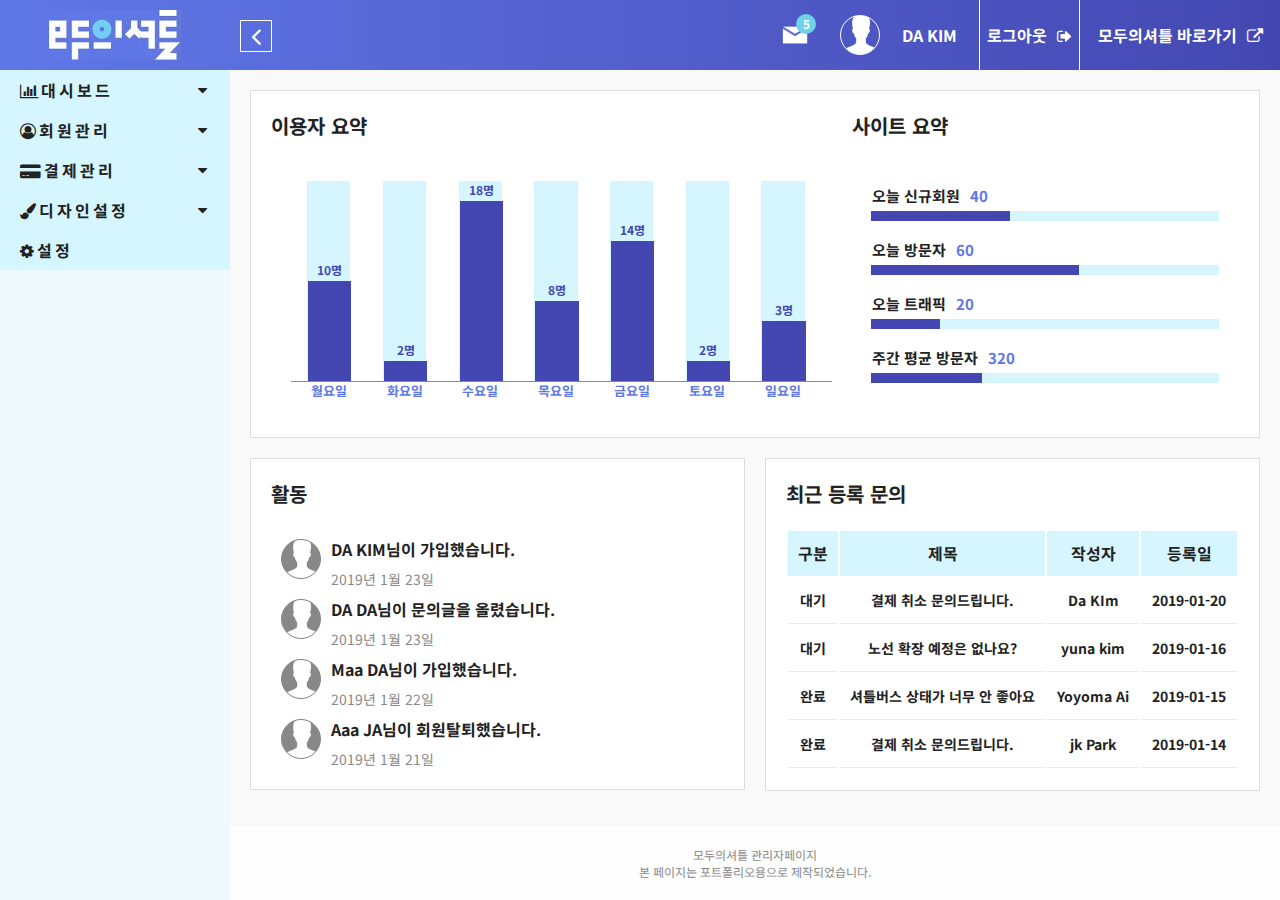
<file: pc.html>
<!DOCTYPE html>
<html lang="ko">

<head>
    <meta charset="utf-8">
    <meta http-equiv="X-UA-Compatible" content="IE=edge,chrome=1">
    <meta name="description" content="포트폴리오로 모두의셔틀 리뉴얼을 진행하였습니다">
    <meta name="keywords" content="공유경제, 모두의셔틀">
    <meta name="author" content="@imppomi">
    <meta name="viewport" content="width=device-width,initial-scale=1.0">
    <title>모두의셔틀 관리자페이지</title>
    <link href="css/style.css" rel="stylesheet">
    <link href="lib/fontawesome/css/font-awesome.min.css" rel="stylesheet">

    <script src="lib/jquery-3.3.1.min.js"></script>
    <script src="js/common.js"></script>
</head>

<body>
    <div class="wrapper">
        <a href="#main" id="skip" class="fixed">본문 바로가기</a>
        <!-- start of header -->
        <header>
            <nav class="header clear_fix">
                <h1 id="logo"><a href="pc.html" class="text_hide">모두의셔틀 로고</a></h1>
                <div class="gnb_btn"><a href="#"><i class="fa fa-angle-left"></i></a></div>
                <div class="util_wrapper clear_fix">
                    <div class="notification">
                        <a href="#">
                            <div class="numbers">5</div>
                            <div class="mail_box"></div>
                        </a>
                    </div>
                    <div class="member_info clear_fix">
                        <div class="member_photo text_hide">DA KIM님의 사진</div>                        
                        <div class="member_id">DA KIM</div>
                        <div class="member_out"><a href="#">로그아웃<i class="fa fa-sign-out"></i></a></div>
                    </div>
                    <div class="out_link">
                        <a href="index.php">모두의셔틀 바로가기<i class="fa fa-external-link"></i></a>
                    </div>
                </div>
            </nav>
        </header>
        <!-- End of header -->

        <nav class="gnb">
            <ul>
                <li><a href="#" class="clear_fix"><i class="fa fa-bar-chart"></i>대시보드<i class="fa fa-caret-down"></i></a>
                    <ul class="sub_menu">
                        <li><a href="#">일간</a></li>
                        <li><a href="#">주간</a></li>
                        <li><a href="#">월간</a></li>
                    </ul>
                </li>
                <li><a href="#" class="clear_fix"><i class="fa fa-user-circle-o"></i>회원관리<i class="fa fa-caret-down"></i></a>
                    <ul class="sub_menu">
                        <li><a href="#">전체회원</a></li>
                        <li><a href="#">휴면회원</a></li>
                        <li><a href="#">탈퇴회원</a></li>
                    </ul>
                </li>
                <li><a href="#" class="clear_fix"><i class="fa fa-credit-card-alt"></i>결제관리<i class="fa fa-caret-down"></i></a>
                    <ul class="sub_menu">
                        <li><a href="#">전체결제</a></li>
                        <li><a href="#">결제취소</a></li>
                    </ul>
                </li>
                <li><a href="#" class="clear_fix"><i class="fa fa-paint-brush"></i>디자인설정<i class="fa fa-caret-down"></i></a>
                    <ul class="sub_menu">
                        <li><a href="html/layout.html">레이아웃</a></li>
                        <li><a href="html/button.html">버튼</a></li>
                        <li><a href="html/form.html">폼</a></li>
                        <li><a href="html/list_view.html">리스트뷰</a></li>
                    </ul>
                </li>
                <li><a href="#"><i class="fa fa-cog"></i>설정</a></li>
            </ul>
        </nav>

        <!-- Start of content -->
        <main id="main">
            <div class="main_wrapper">
                <div class="layout column_1 clear_fix">
                    <div class="dash_chart">
                        <h3>이용자 요약</h3>
                        <div class="chart_wrapper">
                            <ul>
                                <li>
                                    <span class="day">월요일</span>
                                    <span class="bar"><span>10명</span></span>
                                </li>
                                <li>
                                    <span class="day">화요일</span>
                                    <span class="bar"><span>2명</span></span>
                                </li>
                                <li>
                                    <span class="day">수요일</span>
                                    <span class="bar"><span>18명</span></span>
                                </li>
                                <li>
                                    <span class="day">목요일</span>
                                    <span class="bar"><span>8명</span></span>
                                </li>
                                <li>
                                    <span class="day">금요일</span>
                                    <span class="bar"><span>14명</span></span>
                                </li>
                                <li>
                                    <span class="day">토요일</span>
                                    <span class="bar"><span>2명</span></span>
                                </li>
                                <li>
                                    <span class="day">일요일</span>
                                    <span class="bar"><span>3명</span></span>
                                </li>
                            </ul>
                        </div>
                    </div>
                    <div class="dash_num">
                        <h3>사이트 요약</h3>
                        <div class="num_wrapper">
                            <p>오늘 신규회원<span>40</span></p>
                            <span class="bg">
                                <span class="rate text_hide">40</span>
                            </span>
                            <p>오늘 방문자<span>60</span></p>
                            <span class="bg">
                                <span class="rate text_hide">60</span>
                            </span>
                            <p>오늘 트래픽<span>20</span></p>
                            <span class="bg">
                                <span class="rate text_hide">20</span>
                            </span>
                            <p>주간 평균 방문자<span>320</span></p>
                            <span class="bg">
                                <span class="rate text_hide">320</span>
                            </span>
                        </div>
                    </div>
                </div>
                <div class="column_wrapper clear_fix">
                    <div class="layout column_2">
                        <h3>활동</h3>
                        <div class="timeline_con clear_fix">
                            <div class="con_img text_hide">회원사진</div>
                            <div class="con_text">
                                <p class="con_des"><span class="name">DA KIM</span>님이 가입했습니다.</p>
                                <p class="con_date">2019년 1월 23일</p>
                            </div>
                        </div>
                        <div class="timeline_con clear_fix">
                            <div class="con_img text_hide">회원사진</div>
                            <div class="con_text">
                                <p class="con_des"><span class="name">DA DA</span>님이 문의글을 올렸습니다.</p>
                                <p class="con_date">2019년 1월 23일</p>
                            </div>
                        </div>
                        <div class="timeline_con clear_fix">
                            <div class="con_img text_hide">회원사진</div>
                            <div class="con_text">
                                <p class="con_des"><span class="name">Maa DA</span>님이 가입했습니다.</p>
                                <p class="con_date">2019년 1월 22일</p>
                            </div>
                        </div>
                        <div class="timeline_con clear_fix">
                            <div class="con_img text_hide">회원사진</div>
                            <div class="con_text">
                                <p class="con_des"><span class="name">Aaa JA</span>님이 회원탈퇴했습니다.</p>
                                <p class="con_date">2019년 1월 21일</p>
                            </div>
                        </div>
                    </div>
                    <div class="layout column_2">
                        <h3>최근 등록 문의</h3>
                        <table class="list">
                            <caption class="text_hide">최근 등록된 문의 리스트</caption>
                            <colgroup>
                                <col style="width:50px">
                                <col>
                                <col style="width:80px">
                                <col style="width:100px">
                            </colgroup>
                            <thead>
                                <tr>
                                    <th>구분</th>
                                    <th>제목</th>
                                    <th>작성자</th>
                                    <th>등록일</th>
                                </tr>
                            </thead>
                            <tbody>
                                <tr>
                                    <td>대기</td>
                                    <td><a href="#">결제 취소 문의드립니다.</a></td>
                                    <td>Da KIm</td>
                                    <td>2019-01-20</td>
                                </tr>
                                <tr>
                                    <td>대기</td>
                                    <td><a href="#">노선 확장 예정은 없나요?</a></td>
                                    <td>yuna kim</td>
                                    <td>2019-01-16</td>
                                </tr>
                                <tr>
                                    <td>완료</td>
                                    <td><a href="#">셔틀버스 상태가 너무 안 좋아요</a></td>
                                    <td>Yoyoma Ai</td>
                                    <td>2019-01-15</td>
                                </tr>
                                <tr>
                                    <td>완료</td>
                                    <td><a href="#">결제 취소 문의드립니다.</a></td>
                                    <td>jk Park</td>
                                    <td>2019-01-14</td>
                                </tr>
                            </tbody>
                        </table>
                    </div>
                </div>
            </div>
        </main>
        <!-- End of content -->

        <!-- Start of footer -->
        <footer>
            <p>모두의셔틀 관리자페이지</p>
            <p>본 페이지는 포트폴리오용으로 제작되었습니다.</p>
        </footer>
        <!-- End of footer -->
    </div>
</body>

</html>
</file>
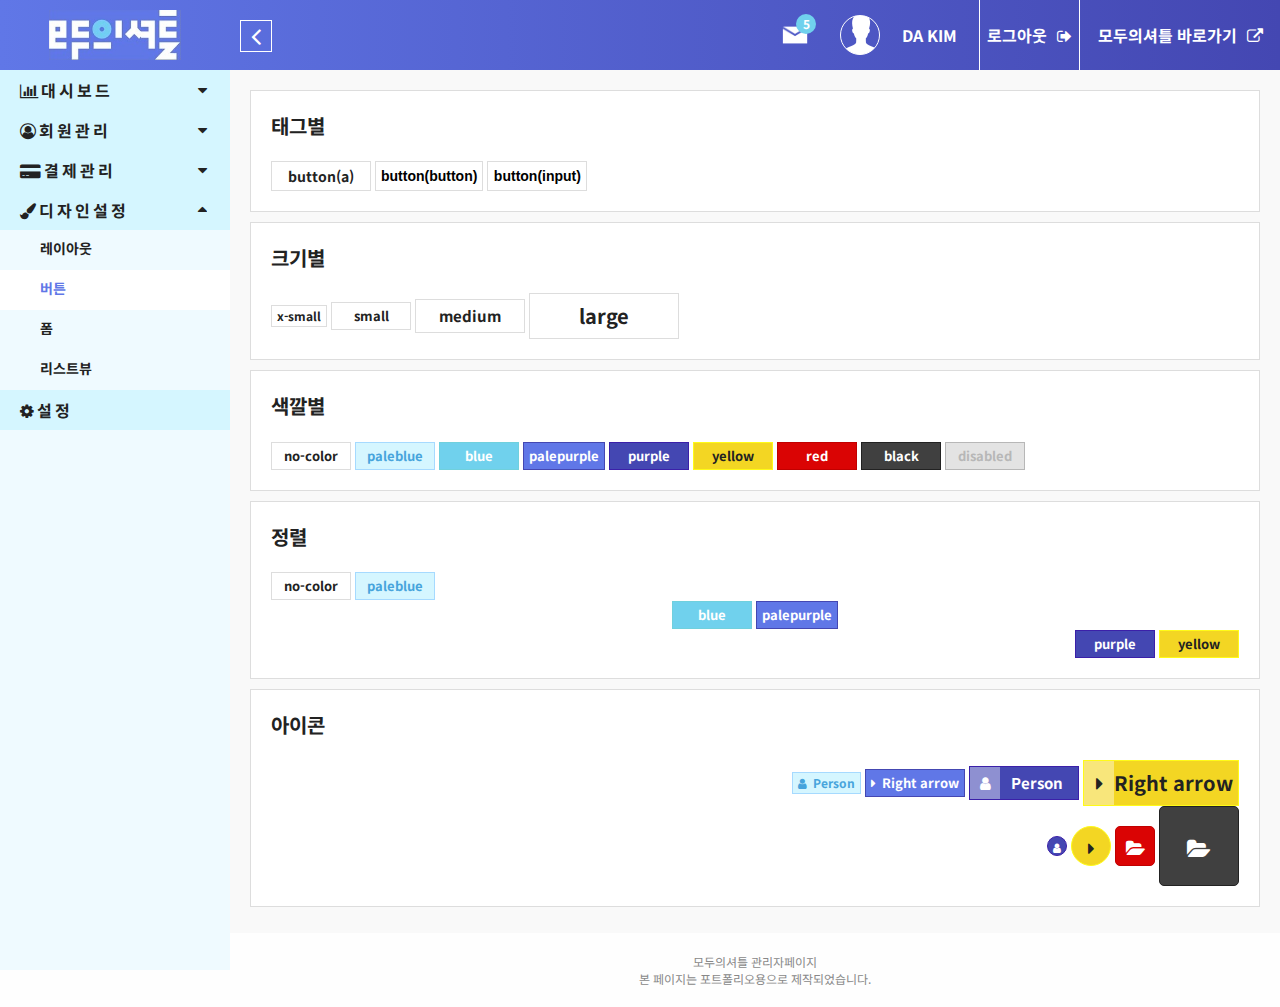
<file: html/button.html>
<!DOCTYPE html>
<html lang="ko">

<head>
    <meta charset="utf-8">
    <meta http-equiv="X-UA-Compatible" content="IE=edge,chrome=1">
    <meta name="description" content="포트폴리오로 모두의셔틀 리뉴얼을 진행하였습니다">
    <meta name="keywords" content="공유경제, 모두의셔틀">
    <meta name="author" content="@imppomi">
    <meta name="viewport" content="width=device-width,initial-scale=1.0">
    <title>버튼 | 모두의셔틀 관리자페이지</title>
    <link href="../css/style.css" rel="stylesheet">
    <link href="../lib/fontawesome/css/font-awesome.min.css" rel="stylesheet">

    <script src="../lib/jquery-3.3.1.min.js"></script>
    <script src="../js/common.js"></script>
</head>

<body>
    <div class="wrapper">
        <a href="#main" id="skip">본문 바로가기</a>
        <!-- start of header -->
        <header>
            <nav class="header clear_fix">
                <h1 id="logo"><a href="../pc.html" class="text_hide">모두의셔틀 로고</a></h1>
                <div class="gnb_btn"><a href="#"><i class="fa fa-angle-left"></i></a></div>
                <div class="util_wrapper clear_fix">
                    <div class="notification">
                        <a href="#">
                            <div class="numbers">5</div>
                            <div class="mail_box"></div>
                        </a>
                    </div>
                    <div class="member_info clear_fix">
                        <div class="member_photo text_hide">DA KIM님의 사진</div>                        
                        <div class="member_id">DA KIM</div>
                        <div class="member_out"><a href="#">로그아웃<i class="fa fa-sign-out"></i></a></div>
                    </div>
                    <div class="out_link">
                        <a href="../index.php">모두의셔틀 바로가기<i class="fa fa-external-link"></i></a>
                    </div>
                </div>
            </nav>
        </header>
        <!-- End of header -->

        <nav class="gnb">
            <ul>
                <li><a href="#" class="clear_fix"><i class="fa fa-bar-chart"></i>대시보드<i class="fa fa-caret-down"></i></a>
                    <ul class="sub_menu">
                        <li><a href="#">일간</a></li>
                        <li><a href="#">주간</a></li>
                        <li><a href="#">월간</a></li>
                    </ul>
                </li>
                <li><a href="#" class="clear_fix"><i class="fa fa-user-circle-o"></i>회원관리<i class="fa fa-caret-down"></i></a>
                    <ul class="sub_menu">
                        <li><a href="#">전체회원</a></li>
                        <li><a href="#">휴면회원</a></li>
                        <li><a href="#">탈퇴회원</a></li>
                    </ul>
                </li>
                <li><a href="#" class="clear_fix"><i class="fa fa-credit-card-alt"></i>결제관리<i class="fa fa-caret-down"></i></a>
                    <ul class="sub_menu">
                        <li><a href="#">전체결제</a></li>
                        <li><a href="#">결제취소</a></li>
                    </ul>
                </li>
                <li><a href="#" class="on clear_fix"><i class="fa fa-paint-brush"></i>디자인설정<i class="fa fa-caret-down"></i></a>
                    <ul class="sub_menu">
                        <li><a href="layout.html">레이아웃</a></li>
                        <li><a href="button.html" class="on">버튼</a></li>
                        <li><a href="form.html">폼</a></li>
                        <li><a href="list_view.html">리스트뷰</a></li>
                    </ul>
                </li>
                <li><a href="#"><i class="fa fa-cog"></i>설정</a></li>
            </ul>
        </nav>

        <!-- Start of content -->
        <div id="main">
            <div class="main_wrapper">
                <div class="layout column_1 clear_fix">
                    <h3>태그별</h3>
                    <a href="#" class="btn">button(a)</a>
                    <button type="button" class="btn">button(button)</button>
                    <input type="button" class="btn" value="button(input)">
                </div>
                <div class="layout column_1 clear_fix">
                    <h3>크기별</h3>
                    <a href="#" class="btn xsmall">x-small</a>
                    <a href="#" class="btn small">small</a>
                    <a href="#" class="btn medium">medium</a>
                    <a href="#" class="btn large">large</a>
                </div>
                <div class="layout column_1 clear_fix">
                    <h3>색깔별</h3>
                    <a href="#" class="btn small">no-color</a>
                    <a href="#" class="btn small paleblue">paleblue</a>
                    <a href="#" class="btn small blue">blue</a>
                    <a href="#" class="btn small palepurple">palepurple</a>
                    <a href="#" class="btn small purple">purple</a>
                    <a href="#" class="btn small yellow">yellow</a>
                    <a href="#" class="btn small red">red</a>
                    <a href="#" class="btn small black">black</a>
                    <a href="#" class="btn small disabled">disabled</a>
                </div>
                <div class="layout column_1 clear_fix">
                    <h3>정렬</h3>
                    <div class="left">
                        <a href="#" class="btn small">no-color</a>
                        <a href="#" class="btn small paleblue">paleblue</a>
                    </div>
                    <div class="center">
                        <a href="#" class="btn small blue">blue</a>
                        <a href="#" class="btn small palepurple">palepurple</a>
                    </div>
                    <div class="right">
                        <a href="#" class="btn small purple">purple</a>
                        <a href="#" class="btn small yellow">yellow</a>
                    </div>
                </div>
                <div class="layout column_1 clear_fix">
                    <h3>아이콘</h3>
                    <div class="right">
                        <a href="#" class="btn xsmall paleblue">
                            <i class="fa fa-user"></i>Person
                        </a>
                        <a href="#" class="btn small palepurple">
                            <i class="fa fa-caret-right"></i>Right arrow
                        </a>
                        <a href="#" class="btn medium purple bg_icon">
                            <span><i class="fa fa-user"></i></span>Person
                        </a>
                        <a href="#" class="btn large yellow bg_icon">
                            <span><i class="fa fa-caret-right"></i></span>Right arrow
                        </a>
                    </div>
                    <div class="right">
                        <a href="#" class="btn xsmall purple round"><i class="fa fa-user"></i></a>
                        <a href="#" class="btn small yellow round"><i class="fa fa-caret-right"></i></a>
                        <a href="#" class="btn small red rec"><i class="fa fa-folder-open"></i></a>
                        <a href="#" class="btn medium black rec"><i class="fa fa-folder-open"></i></a>
                    </div>
                </div>                
            </div>
        </div>
        <!-- End of content -->

        <!-- Start of footer -->
        <footer>
            <p>모두의셔틀 관리자페이지</p>
            <p>본 페이지는 포트폴리오용으로 제작되었습니다.</p>
        </footer>
        <!-- End of footer -->
    </div>
</body>

</html>
</file>
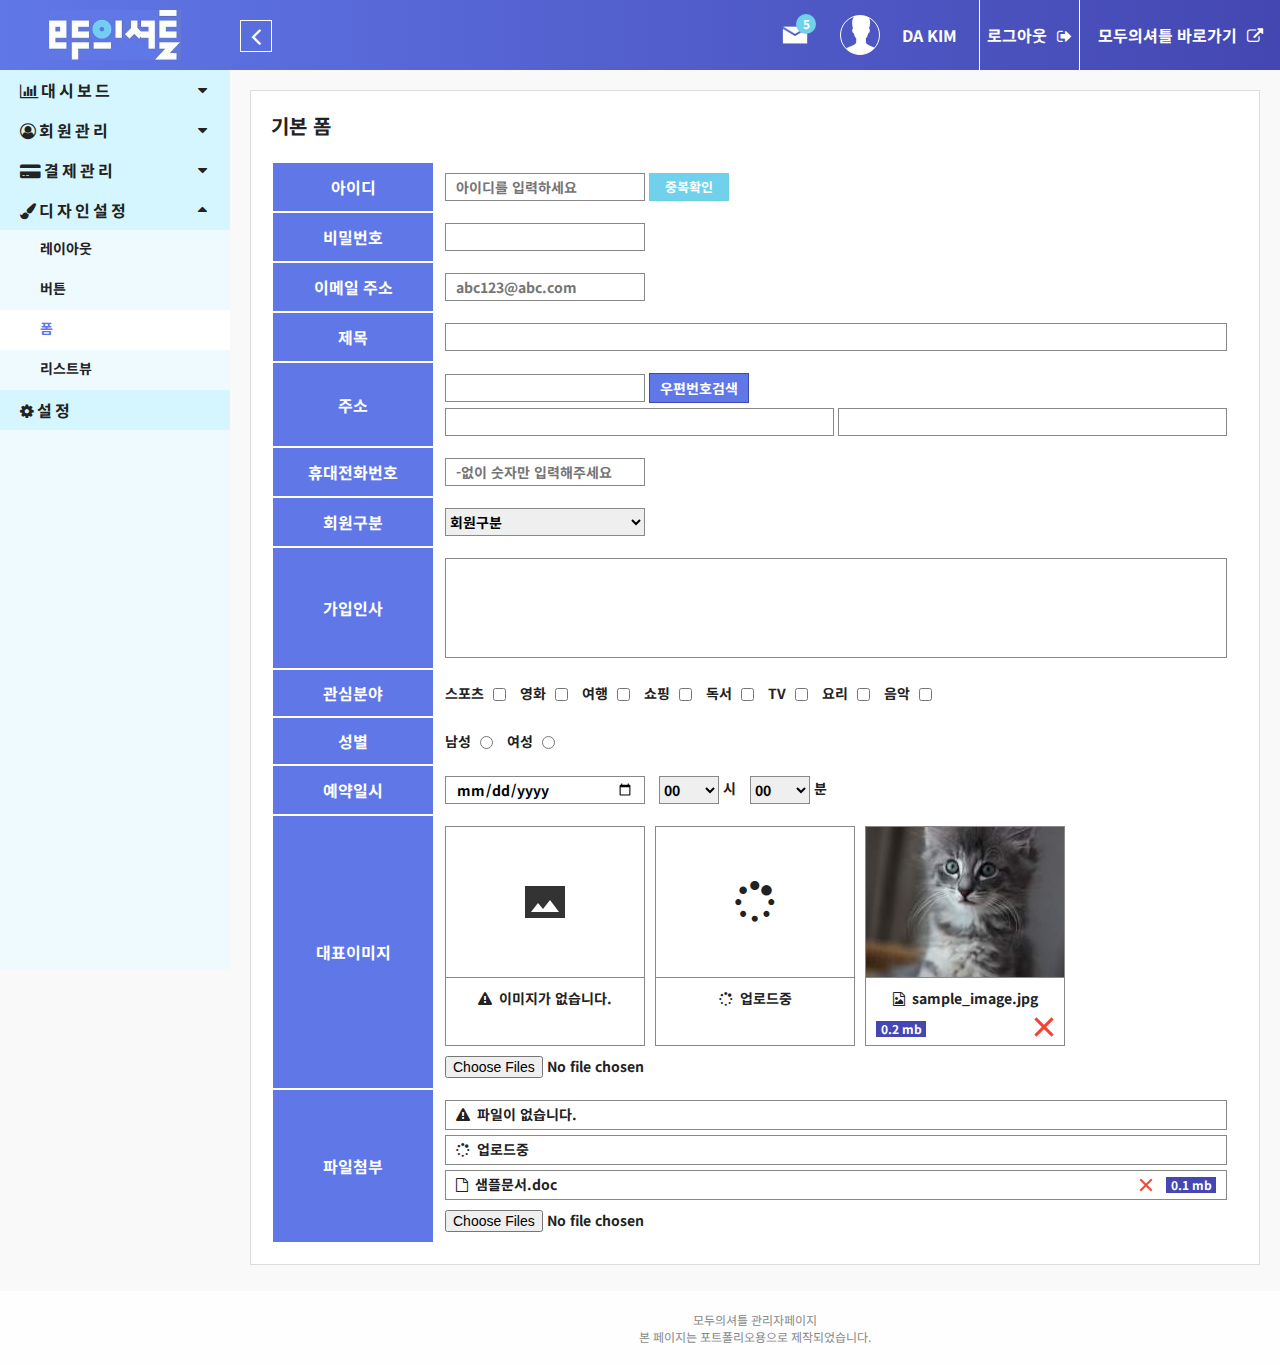
<file: html/form.html>
<!DOCTYPE html>
<html lang="ko">

<head>
    <meta charset="utf-8">
    <meta http-equiv="X-UA-Compatible" content="IE=edge,chrome=1">
    <meta name="description" content="포트폴리오로 모두의셔틀 리뉴얼을 진행하였습니다">
    <meta name="keywords" content="공유경제, 모두의셔틀">
    <meta name="author" content="@imppomi">
    <meta name="viewport" content="width=device-width,initial-scale=1.0">
    <title>폼 | 모두의셔틀 관리자페이지</title>
    <link href="../css/style.css" rel="stylesheet">
    <link href="../lib/fontawesome/css/font-awesome.min.css" rel="stylesheet">

    <script src="../lib/jquery-3.3.1.min.js"></script>
    <script src="../js/common.js"></script>
</head>

<body>
    <div class="wrapper">
        <a href="#main" id="skip">본문 바로가기</a>
        <!-- start of header -->
        <header>
            <nav class="header clear_fix">
                <h1 id="logo"><a href="../pc.html" class="text_hide">모두의셔틀 로고</a></h1>
                <div class="gnb_btn"><a href="#"><i class="fa fa-angle-left"></i></a></div>
                <div class="util_wrapper clear_fix">
                    <div class="notification">
                        <a href="#">
                            <div class="numbers">5</div>
                            <div class="mail_box"></div>
                        </a>
                    </div>
                    <div class="member_info clear_fix">
                        <div class="member_photo text_hide">DA KIM님의 사진</div>                        
                        <div class="member_id">DA KIM</div>
                        <div class="member_out"><a href="#">로그아웃<i class="fa fa-sign-out"></i></a></div>
                    </div>
                    <div class="out_link">
                        <a href="../index.php">모두의셔틀 바로가기<i class="fa fa-external-link"></i></a>
                    </div>
                </div>
            </nav>
        </header>
        <!-- End of header -->

        <nav class="gnb">
            <ul>
                <li><a href="#" class="clear_fix"><i class="fa fa-bar-chart"></i>대시보드<i class="fa fa-caret-down"></i></a>
                    <ul class="sub_menu">
                        <li><a href="#">일간</a></li>
                        <li><a href="#">주간</a></li>
                        <li><a href="#">월간</a></li>
                    </ul>
                </li>
                <li><a href="#" class="clear_fix"><i class="fa fa-user-circle-o"></i>회원관리<i class="fa fa-caret-down"></i></a>
                    <ul class="sub_menu">
                        <li><a href="#">전체회원</a></li>
                        <li><a href="#">휴면회원</a></li>
                        <li><a href="#">탈퇴회원</a></li>
                    </ul>
                </li>
                <li><a href="#" class="clear_fix"><i class="fa fa-credit-card-alt"></i>결제관리<i class="fa fa-caret-down"></i></a>
                    <ul class="sub_menu">
                        <li><a href="#">전체결제</a></li>
                        <li><a href="#">결제취소</a></li>
                    </ul>
                </li>
                <li><a href="#" class="on clear_fix"><i class="fa fa-paint-brush"></i>디자인설정<i class="fa fa-caret-down"></i></a>
                    <ul class="sub_menu">
                        <li><a href="layout.html">레이아웃</a></li>
                        <li><a href="button.html">버튼</a></li>
                        <li><a href="form.html" class="on">폼</a></li>
                        <li><a href="list_view.html">리스트뷰</a></li>
                    </ul>
                </li>
                <li><a href="#"><i class="fa fa-cog"></i>설정</a></li>
            </ul>
        </nav>

        <!-- Start of content -->
        <div id="main">
            <div class="main_wrapper">
                <div class="layout column_1 clear_fix">
                    <h3>기본 폼</h3>
                    <table class="form">
                        <tbody>
                            <tr>
                                <td class="label">
                                    <label for="id">
                                        아이디
                                    </label>
                                </td>
                                <td>
                                    <input type="text" name="id" id="id" placeholder="아이디를 입력하세요">
                                    <a href="#" class="btn small blue">중복확인</a>
                                </td>
                            </tr>
                            <tr>
                                <td class="label">
                                    <label for="pass">
                                        비밀번호
                                    </label>
                                </td>
                                <td>
                                    <input type="password" name="pass" id="pass">
                                </td>
                            </tr>
                            <tr>
                                <td class="label">
                                    <label for="mail">
                                        이메일 주소
                                    </label>
                                </td>
                                <td>
                                    <input type="text" name="mail" id="mail" placeholder="abc123@abc.com">
                                </td>
                            </tr>
                            <tr>
                                <td class="label">
                                    <label for="title">
                                        제목
                                    </label>
                                </td>
                                <td>
                                    <input type="text" name="title" id="title" class="wide">
                                </td>
                            </tr>
                            <tr>
                                <td class="label">
                                    <label for="zipcode">
                                        주소
                                    </label>
                                </td>
                                <td>
                                    <p>
                                        <input type="text" name="zipcode" id="zipcode" class="number" maxlength="5" title="우편번호">
                                        <a href="#" class="btn palepurple">우편번호검색</a>
                                    </p>
                                    <p>
                                        <input type="text" name="addr1" id="addr1" class="half" title="기본주소">
                                        <input type="text" name="addr2" id="addr2" class="half" title="상세주소">
                                    </p>
                                </td>
                            </tr>
                            <tr>
                                <td class="label">
                                    <label for="phone">
                                        휴대전화번호
                                    </label>
                                </td>
                                <td>
                                    <input type="text" name="phone" id="phone" maxlength="11" placeholder="-없이 숫자만 입력해주세요">
                                </td>
                            </tr>
                            <tr>
                                <td class="label">
                                    <label for="class">
                                        회원구분
                                    </label>
                                </td>
                                <td>
                                    <select name="class" id="class">
                                        <option value="none">회원구분</option>
                                        <option value="normal">일반회원</option>
                                        <option value="shuttle">기사회원</option>
                                        <option value="admin">관리자</option>
                                    </select>
                                </td>
                            </tr>
                            <tr>
                                <td class="label">
                                    <label for="greet">
                                        가입인사
                                    </label>
                                </td>
                                <td>
                                    <textarea name="greet" id="greet"></textarea>
                                </td>
                            </tr>
                            <tr>
                                <td class="label">
                                    <label for="inter">
                                        관심분야
                                    </label>
                                </td>
                                <td>
                                    <label for="sports">스포츠</label>
                                    <input type="checkbox" name="inter" id="sports" value="sports">
                                    <label for="movie">영화</label>
                                    <input type="checkbox" name="inter" id="movie" value="movie">
                                    <label for="travel">여행</label>
                                    <input type="checkbox" name="inter" id="travel" value="travel">
                                    <label for="shopping">쇼핑</label>
                                    <input type="checkbox" name="inter" id="shopping" value="shopping">
                                    <label for="reading">독서</label>
                                    <input type="checkbox" name="inter" id="reading" value="reading">
                                    <label for="tv">TV</label>
                                    <input type="checkbox" name="inter" id="tv" value="tv">
                                    <label for="cook">요리</label>
                                    <input type="checkbox" name="inter" id="cook" value="cook">
                                    <label for="music">음악</label>
                                    <input type="checkbox" name="inter" id="music" value="music">
                                </td>
                            </tr>
                            <tr>
                                <td class="label">
                                    <label for="sex">
                                        성별
                                    </label>
                                </td>
                                <td>
                                    <label for="male">남성</label>
                                    <input type="radio" name="sex" id="male" value="m">
                                    <label for="female">여성</label>
                                    <input type="radio" name="sex" id="female" value="f">
                                </td>
                            </tr>
                            <tr>
                                <td class="label">
                                    <label for="reserv">
                                        예약일시
                                    </label>
                                </td>
                                <td>
                                    <input type="date" name="reserv" id="reserv">
                                    <select name="hour" id="hour">
                                        <option value="00">00</option>
                                        <option value="01">01</option>
                                        <option value="02">02</option>
                                        <option value="03">03</option>
                                        <option value="04">04</option>
                                        <option value="05">05</option>
                                        <option value="06">06</option>
                                        <option value="07">07</option>
                                        <option value="08">08</option>
                                        <option value="09">09</option>
                                        <option value="10">10</option>
                                        <option value="11">11</option>
                                        <option value="12">12</option>
                                        <option value="13">13</option>
                                        <option value="14">14</option>
                                        <option value="15">15</option>
                                        <option value="16">16</option>
                                        <option value="17">17</option>
                                        <option value="18">18</option>
                                        <option value="19">19</option>
                                        <option value="20">20</option>
                                        <option value="21">21</option>
                                        <option value="22">22</option>
                                        <option value="23">23</option>
                                    </select>
                                    시
                                    <select name="minute" id="minute">
                                        <option value="00">00</option>
                                        <option value="01">01</option>
                                        <option value="02">02</option>
                                        <option value="03">03</option>
                                        <option value="04">04</option>
                                        <option value="05">05</option>
                                        <option value="06">06</option>
                                        <option value="07">07</option>
                                        <option value="08">08</option>
                                        <option value="09">09</option>
                                        <option value="10">10</option>
                                        <option value="11">11</option>
                                        <option value="12">12</option>
                                        <option value="13">13</option>
                                        <option value="14">14</option>
                                        <option value="15">15</option>
                                        <option value="16">16</option>
                                        <option value="17">17</option>
                                        <option value="18">18</option>
                                        <option value="19">19</option>
                                        <option value="20">20</option>
                                        <option value="21">21</option>
                                        <option value="22">22</option>
                                        <option value="23">23</option>
                                        <option value="24">24</option>
                                        <option value="25">25</option>
                                        <option value="26">26</option>
                                        <option value="27">27</option>
                                        <option value="28">28</option>
                                        <option value="29">29</option>
                                        <option value="30">30</option>
                                        <option value="31">31</option>
                                        <option value="32">32</option>
                                        <option value="33">33</option>
                                        <option value="34">34</option>
                                        <option value="35">35</option>
                                        <option value="36">36</option>
                                        <option value="37">37</option>
                                        <option value="38">38</option>
                                        <option value="39">39</option>
                                        <option value="40">40</option>
                                        <option value="41">41</option>
                                        <option value="42">42</option>
                                        <option value="43">43</option>
                                        <option value="44">44</option>
                                        <option value="45">45</option>
                                        <option value="46">46</option>
                                        <option value="47">47</option>
                                        <option value="48">48</option>
                                        <option value="49">49</option>
                                        <option value="50">50</option>
                                        <option value="51">51</option>
                                        <option value="52">52</option>
                                        <option value="53">53</option>
                                        <option value="54">54</option>
                                        <option value="55">55</option>
                                        <option value="56">56</option>
                                        <option value="57">57</option>
                                        <option value="58">58</option>
                                        <option value="59">59</option>
                                    </select>
                                    분
                                </td>
                            </tr>
                            <tr>
                                <td class="label">
                                    <label for="image">
                                        대표이미지
                                    </label>
                                </td>
                                <td>
                                    <ul class="image_wrapper clear_fix">
                                        <li class="no_image">
                                            <div class="image"></div>
                                            <div class="info">
                                                <i class="fa fa-exclamation-triangle"></i>이미지가 없습니다.
                                            </div>
                                        </li>
                                        <li class="upload_image">
                                            <div class="image">
                                                <i class="fa fa-spinner fa-pulse fa-3x fa-fw"></i>
                                            </div>
                                            <div class="info">
                                                <i class="fa fa-spinner fa-pulse"></i>업로드중
                                            </div>
                                        </li>
                                        <li>
                                            <div class="image">
                                                <a href="#" class="down text_hide">다운로드</a>
                                                <img src="../img/html/sample_image.jpg" alt="업로드한 이미지">
                                            </div>
                                            <div class="info">
                                                <i class="fa fa-file-image-o"></i>sample_image.jpg
                                                <span>0.2 mb</span>
                                                <a href="#" class="del text_hide">삭제하기</a>
                                            </div>
                                        </li>
                                    </ul>
                                    <input type="file" name="image_file" id="image_file" multiple="multiple">
                                </td>
                            </tr>
                            <tr>
                                <td class="label">
                                    <label for="file">
                                        파일첨부
                                    </label>
                                </td>
                                <td>
                                    <ul class="file_wrapper">
                                        <li class="no_file">
                                            <p class="file">
                                                <i class="fa fa-exclamation-triangle"></i>파일이 없습니다.
                                            </p>
                                        </li>
                                        <li class="upload_file">
                                            <p class="file">
                                                <i class="fa fa-spinner fa-pulse"></i>업로드중
                                            </p>
                                        </li>
                                        <li>
                                            <p class="file">
                                                <a href="#">
                                                    <i class="fa fa-file-o"></i>샘플문서.doc
                                                </a>
                                                <span>0.1 mb</span>
                                                <a href="#" class="del text_hide">삭제하기</a>
                                            </p>
                                        </li>
                                    </ul>
                                    <input type="file" name="image_file" id="image_file" multiple="multiple">
                                </td>
                            </tr>
                        </tbody>
                    </table>
                </div>              
            </div>
        </div>
        <!-- End of content -->

        <!-- Start of footer -->
        <footer>
            <p>모두의셔틀 관리자페이지</p>
            <p>본 페이지는 포트폴리오용으로 제작되었습니다.</p>
        </footer>
        <!-- End of footer -->
    </div>
</body>

</html>
</file>
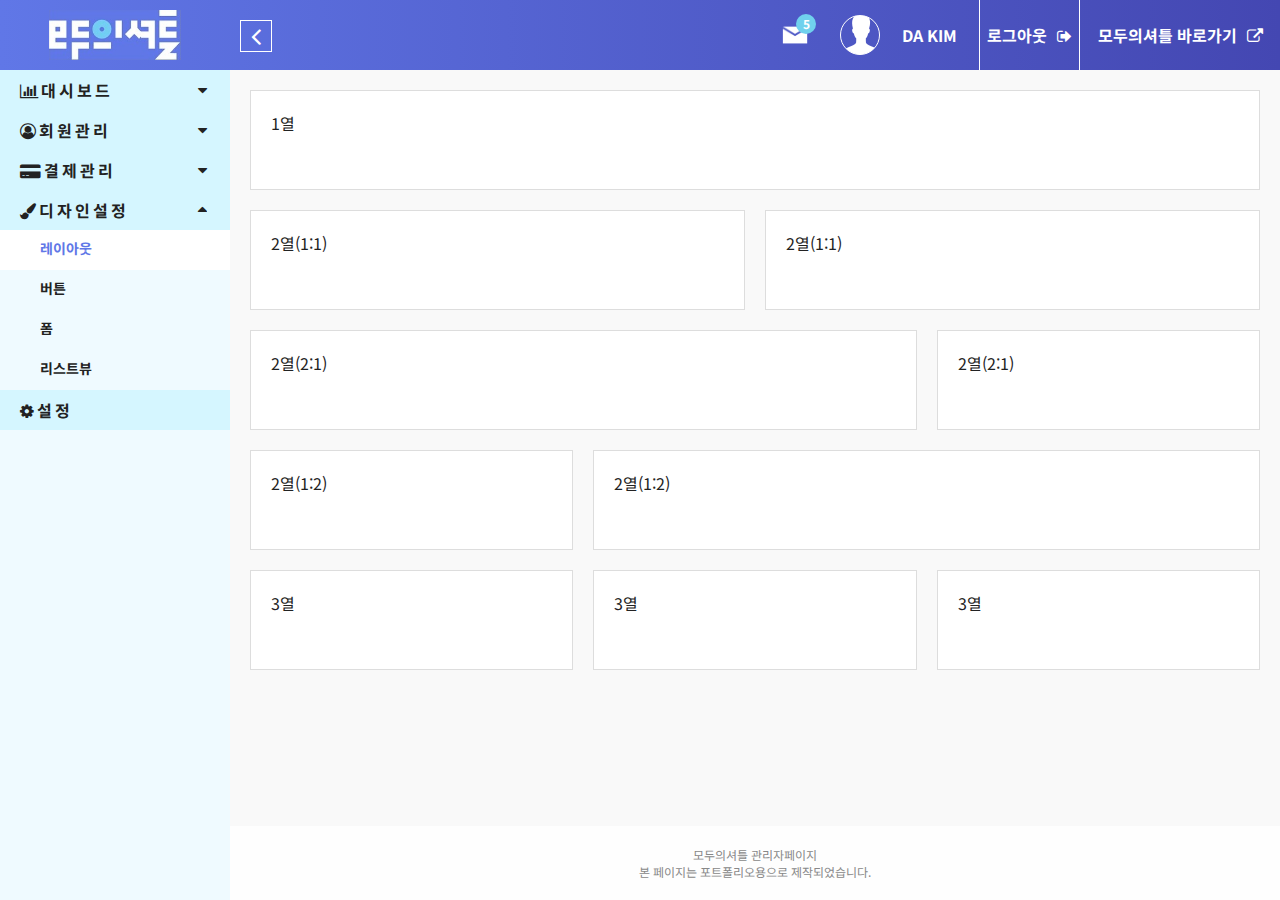
<file: html/layout.html>
<!DOCTYPE html>
<html lang="ko">

<head>
    <meta charset="utf-8">
    <meta http-equiv="X-UA-Compatible" content="IE=edge,chrome=1">
    <meta name="description" content="포트폴리오로 모두의셔틀 리뉴얼을 진행하였습니다">
    <meta name="keywords" content="공유경제, 모두의셔틀">
    <meta name="author" content="@imppomi">
    <meta name="viewport" content="width=device-width,initial-scale=1.0">
    <title>레이아웃 | 모두의셔틀 관리자페이지</title>
    <link href="../css/style.css" rel="stylesheet">
    <link href="../lib/fontawesome/css/font-awesome.min.css" rel="stylesheet">

    <script src="../lib/jquery-3.3.1.min.js"></script>
    <script src="../js/common.js"></script>
</head>

<body>
    <div class="wrapper">
        <a href="#main" id="skip">본문 바로가기</a>
        <!-- start of header -->
        <header>
            <nav class="header clear_fix">
                <h1 id="logo"><a href="../pc.html" class="text_hide">모두의셔틀 로고</a></h1>
                <div class="gnb_btn"><a href="#"><i class="fa fa-angle-left"></i></a></div>
                <div class="util_wrapper clear_fix">
                    <div class="notification">
                        <a href="#">
                            <div class="numbers">5</div>
                            <div class="mail_box"></div>
                        </a>
                    </div>
                    <div class="member_info clear_fix">
                        <div class="member_photo text_hide">DA KIM님의 사진</div>                        
                        <div class="member_id">DA KIM</div>
                        <div class="member_out"><a href="#">로그아웃<i class="fa fa-sign-out"></i></a></div>
                    </div>
                    <div class="out_link">
                        <a href="../index.php">모두의셔틀 바로가기<i class="fa fa-external-link"></i></a>
                    </div>
                </div>
            </nav>
        </header>
        <!-- End of header -->

        <nav class="gnb">
            <ul>
                <li><a href="#" class="clear_fix"><i class="fa fa-bar-chart"></i>대시보드<i class="fa fa-caret-down"></i></a>
                    <ul class="sub_menu">
                        <li><a href="#">일간</a></li>
                        <li><a href="#">주간</a></li>
                        <li><a href="#">월간</a></li>
                    </ul>
                </li>
                <li><a href="#" class="clear_fix"><i class="fa fa-user-circle-o"></i>회원관리<i class="fa fa-caret-down"></i></a>
                    <ul class="sub_menu">
                        <li><a href="#">전체회원</a></li>
                        <li><a href="#">휴면회원</a></li>
                        <li><a href="#">탈퇴회원</a></li>
                    </ul>
                </li>
                <li><a href="#" class="clear_fix"><i class="fa fa-credit-card-alt"></i>결제관리<i class="fa fa-caret-down"></i></a>
                    <ul class="sub_menu">
                        <li><a href="#">전체결제</a></li>
                        <li><a href="#">결제취소</a></li>
                    </ul>
                </li>
                <li><a href="#" class="on clear_fix"><i class="fa fa-paint-brush"></i>디자인설정<i class="fa fa-caret-down"></i></a>
                    <ul class="sub_menu">
                        <li><a href="layout.html" class="on">레이아웃</a></li>
                        <li><a href="button.html">버튼</a></li>
                        <li><a href="form.html">폼</a></li>
                        <li><a href="list_view.html">리스트뷰</a></li>
                    </ul>
                </li>
                <li><a href="#"><i class="fa fa-cog"></i>설정</a></li>
            </ul>
        </nav>

        <!-- Start of content -->
        <div id="main">
            <div class="main_wrapper">
                <div class="layout column_1 clear_fix">
                    1열
                </div>
                <div class="column_wrapper clear_fix">
                    <div class="layout column_2">
                        2열(1:1)
                    </div>
                    <div class="layout column_2">
                        2열(1:1)
                    </div>
                </div>
                <div class="column_wrapper clear_fix">
                    <div class="layout column_2_2">
                        2열(2:1)
                    </div>
                    <div class="layout column_2_1">
                        2열(2:1)
                    </div>
                </div>
                <div class="column_wrapper clear_fix">
                    <div class="layout column_2_1">
                        2열(1:2)
                    </div>
                    <div class="layout column_2_2">
                        2열(1:2)
                    </div>
                </div>
                <div class="column_wrapper clear_fix">
                    <div class="layout column_3">
                        3열
                    </div>
                    <div class="layout column_3">
                        3열
                    </div>
                    <div class="layout column_3">
                        3열
                    </div>
                </div>
            </div>
        </div>
        <!-- End of content -->

        <!-- Start of footer -->
        <footer>
            <p>모두의셔틀 관리자페이지</p>
            <p>본 페이지는 포트폴리오용으로 제작되었습니다.</p>
        </footer>
        <!-- End of footer -->
    </div>
</body>

</html>
</file>
<file: css/style.css>
@charset "utf-8";
@import url("reset.css");
@import url('https://fonts.googleapis.com/css?family=Noto+Sans+KR');

/* common */

html{font-family:'Noto Sans KR',sans-serif;color:#222222;
    /* Support for all WebKit browsers. */-webkit-font-smoothing:antialiased;
    /* Support for Safari and Chrome. */text-rendering:optimizeLegibility;
    /* Support for Firefox. */-moz-osx-font-smoothing:grayscale;}
#main{display:block;padding:70px 0px 0px 230px;transition:padding 0.3s;}
#main.wide{padding-left:0px;}
div h3{font-size:20px;line-height:30px;margin-bottom:20px;font-weight:700;}
.main_wrapper{padding:20px;padding-bottom:90px;}
.main_wrapper>.column_1{margin-top:0px;}
footer{position:absolute;bottom:0px;left:0px;width:100%;padding:20px 0px;padding-left:230px;background:#fefefe;box-sizing:border-box;transition:padding-left 0.3s;}
footer p{font-size:12px;color:#888888;text-align:center;}

/* index */
#login{position:absolute;top:0px;left:0px;width:100vw;height:100vh;background:#6077e7;z-index:90;}
#login .login_info{width:100vw;height:45vh;background:#ffffff;position:relative;}
#login .login_info img{width:initial;max-width:initial;position:absolute;}
#login .login_info img:nth-child(1){bottom:160px;left:50%;margin-left:-96px;}
#login .login_info img:nth-child(2){bottom:0px;left:50%;margin-left:-130px;}
#login .login_wrapper{width:100vw;height:55vh;background:#6077e7;}
#login input, #login button{display:block;border:none;background:none;margin:0px;padding:0px;font-family:'Noto Sans KR',sans-serif;}
#login input::placeholder{color:rgba(255,255,255,0.7);}
#login .login_form{width:380px;height:30vh;margin:auto;padding-top:5vh;box-sizing:border-box;}
#login .login_form label{display:block;width:15%;height:7vh;min-width:20px;border-bottom:1px solid #ffffff;float:left;}
#login .login_form label:nth-child(1){background:url(../img/common/id_bg.jpg) no-repeat center center;}
#login .login_form label:nth-child(3){background:url(../img/common/pw_bg.jpg) no-repeat center center;margin-bottom:4vh;}
#login .login_form input[type="text"], #login .login_form input[type="password"]{width:80%;height:7vh;font-size:2vh;color:#ffffff;line-height:7vh;padding-left:5%;border-bottom:1px solid #ffffff;float:left;}
#login .login_form button[type="submit"]{width:100%;height:6vh;line-height:6vh;background:#f3d623;border-radius:3vh;font-size:1.8vh;font-weight:700;color:#ffffff;letter-spacing:1px;margin-top:2vh;box-shadow:0px 2px 10px rgba(0,0,0,0.3);transition:all 0.3s ease-in;}
#login .login_form button[type="submit"]:hover{background:#73cffa;color:#6077e7;}

/* gnb */
.wrapper{position:relative;min-width:1200px;min-height:100vh;overflow:hidden;background:#f9f9f9;}
header{position:fixed;top:0px;left:0px;width:100%;height:70px;z-index:1000;}
.header{width:100%;height:100%;background-image:linear-gradient(to right,#6077e7,#4447b2);overflow:auto;}
#logo{width:210px;height:50px;margin:10px;background:url('../img/common/modu_logo.jpg') no-repeat center center;background-size:contain;cursor:pointer;float:left;}
#logo a{display:block;width:100%;height:100%;}
.header .gnb_btn{position:absolute;top:20px;left:240px;width:30px;height:30px;}
.header .gnb_btn a{display:block;width:100%;height:100%;text-align:center;border:1px solid #ffffff;}
.header .gnb_btn a.fold i{transform:rotate(180deg);}
.header .gnb_btn a i{font-size:28px;color:#ffffff;line-height:30px;}
.header .util_wrapper{width:500px;height:100%;float:right;font-size:16px;color:#ffffff;font-weight:700;line-height:70px;text-align:center;}
.header .util_wrapper .notification{width:30px;height:100%;position:relative;float:left;}
.header .util_wrapper .notification a{display:block;width:100%;height:100%;}
.header .util_wrapper .notification .numbers{width:20px;height:20px;position:absolute;top:14px;right:-6px;background:#70d1ed;border-radius:10px;line-height:20px;font-size:12px;}
.header .util_wrapper .notification .mail_box{width:30px;height:100%;background:url(../img/common/mail.png) no-repeat center center;background-size:contain;}
.header .util_wrapper .member_info{width:240px;height:100%;float:left;margin-left:30px;}
.header .util_wrapper .member_info .member_photo{width:40px;height:40px;float:left;border-radius:20px;overflow:hidden;background:url(../img/common/profile.png) no-repeat center center;border:1px solid #ffffff;box-sizing:border-box;margin-top:15px;}
.header .util_wrapper .member_info .member_id{width:99px;height:100%;float:left;border-right:1px solid #ffffff;}
.header .util_wrapper .member_info .member_out{width:99px;height:100%;float:left;border-right:1px solid #ffffff;}
.header .util_wrapper .member_info .member_out a{display:block;width:100%;height:100%;}
.header .util_wrapper .member_info .member_out a i{margin-left:10px;}
.header .util_wrapper .out_link{width:200px;height:100%;float:left;}
.header .util_wrapper .out_link a{display:block;width:100%;height:100%;}
.header .util_wrapper .out_link a i{margin-left:10px;}
.gnb{position:fixed;top:70px;left:0;width:230px;height:100%;background:#effaff;z-index:100;}
.gnb.off{left:-230px;}
.gnb li{width:100%;height:auto;}
.gnb li a{display:block;width:100%;height:40px;line-height:36px;}
.gnb>ul>li>a{padding:2px 20px;box-sizing:border-box;letter-spacing:3px;font-size:16px;font-weight:700;background:#d5f6ff;}
.gnb>ul>li>a.on>i:nth-child(2){transform:rotate(180deg);margin-right:3px;}
.gnb>ul>li>a>i:nth-child(2){float:right;line-height:36px;}
.gnb .sub_menu{width:100%;display:none;}
.gnb>ul>li>a.on~.sub_menu{display:block;}
.gnb .sub_menu li a{padding:0px 40px;box-sizing:border-box;font-size:14px;font-weight:700;}
.gnb .sub_menu li a.on, .gnb .sub_menu li a:hover{color:#6077e7;background:#ffffff;}

/* main */
.dash_chart{width:60%;height:100%;float:left;}
.chart_wrapper{width:100%;padding:20px;box-sizing:border-box;}
.chart_wrapper ul{height:200px;border-bottom:1px solid #888888;}
.chart_wrapper li{width:8%;height:100%;margin:0px 3%;position:relative;text-align:center;white-space:nowrap;background:#d5f6ff;float:left;}
.chart_wrapper li:nth-child(1) .bar{height:100px;}
.chart_wrapper li:nth-child(2) .bar{height:20px;}
.chart_wrapper li:nth-child(3) .bar{height:180px;}
.chart_wrapper li:nth-child(4) .bar{height:80px;}
.chart_wrapper li:nth-child(5) .bar{height:140px;}
.chart_wrapper li:nth-child(6) .bar{height:20px;}
.chart_wrapper li:nth-child(7) .bar{height:60px;}
.chart_wrapper .day{position:relative;display:inline-block;width:100%;height:20px;line-height:20px;margin:0px -100% -20px 0px;padding:200px 0px 0px 0px;vertical-align:bottom;color:#6077e7;font-size: 13px;font-weight:700;}
.chart_wrapper .bar{position:relative;display:inline-block;width:100%;margin:-1px 0px 0px -3px;background:#4447b2;vertical-align:bottom;}
.chart_wrapper .bar span{position:absolute;width:100%;top:-20px;left:0px;font-size:12px;font-weight:700;color:#4447b2;}
.dash_num{width:40%;height:100%;float:left;}
.num_wrapper{width:100%;padding:20px;box-sizing:border-box;}
.num_wrapper p{font-size:15px;font-weight:700;line-height:30px;}
.num_wrapper p span{margin-left:10px;color:#6077e7;font-weight:700;}
.num_wrapper .bg{display:inline-block;width:100%;height:10px;margin:0px 5px 0px 0px;background:#d5f6ff;}
.num_wrapper .rate{display:inline-block;height:10px;background:#4447b2;margin:-1px;position:relative;top:-10px;}
.num_wrapper span:nth-child(2) .rate{width:40%;}
.num_wrapper span:nth-child(4) .rate{width:60%;}
.num_wrapper span:nth-child(6) .rate{width:20%;}
.num_wrapper span:nth-child(8) .rate{width:32%;}
.timeline_con{width:100%;height:60px;}
.timeline_con .con_img{width:40px;height:40px;margin:10px;background:url(../img/common/profile.png) no-repeat center center;background-color:#888888;border-radius:20px;border:1px solid #888888;box-sizing:border-box;float:left;}
.timeline_con .con_text{width:calc(100% - 60px);float:left;}
.timeline_con .con_des{font-size:16px;font-weight:700;line-height:40px;}
.timeline_con .con_date{font-size:14px;line-height:20px;color:#888888;}
.list{width:100%;}
.list th{font-size:16px;font-weight:700;background:#d5f6ff;}
.list td{font-size:14px;font-weight:700;border-bottom:1px solid #d5f6ff;}
.list th, .list td{padding:10px;text-align:center;line-height:25px;overflow:hidden;white-space:nowrap;text-overflow:ellipsis;}
.list td a{display:block;width:100%;height:100%;overflow:hidden;text-overflow:ellipsis;}
.list td a:hover{color:#4447b2;}

/* layout */
.layout{margin:10px 0px;padding:20px;min-height:100px;background:#ffffff;border:1px solid#dddddd;box-sizing:border-box;}
.column_1{width:100%;}
.column_2{width:49%;float:left;}
.column_2:nth-child(2){margin-left:2%;}
.column_2_1{width:32%;float:left;}
.column_2_2{width:66%;float:left;}
.column_2_1:nth-child(2){margin-left:2%;}
.column_2_2:nth-child(2){margin-left:2%;}
.column_3{width:32%;float:left;}
.column_3:nth-child(2), .column_3:nth-child(3){margin-left:2%;}

/* button */
.btn{position:relative;display:inline-block;min-width:100px;height:30px;font-size:14px;font-weight:700;line-height:28px;vertical-align:middle;box-sizing:border-box;text-align:center;white-space:nowrap;margin:0px;padding:0px 5px;cursor:pointer;overflow:hidden;border:1px solid #dddddd;background:#ffffff;}
.btn:active{box-shadow:2px 1px 2px 1px rgba(0,0,0,0.2) inset;}
.left{text-align:left;}
.right{text-align:right;}
.center{text-align:center;}
.btn.xsmall{min-width:40px;height:22px;line-height:20px;font-size:12px;}
.btn.small{min-width:80px;height:28px;line-height:26px;font-size:13px;}
.btn.medium{min-width:110px;height:34px;line-height:32px;font-size:15px;}
.btn.large{min-width:150px;height:46px;line-height:44px;font-size:20px;}
.btn.paleblue{color:#47a4dc;background:#d5f6ff;border-color:#a6daff;}
.btn.blue{color:#ffffff;background:#70d1ed;border-color:#70d0dd;}
.btn.palepurple{color:#ffffff;background:#6077e7;border-color:#4447b2;}
.btn.purple{color:#ffffff;background:#4447b2;border-color:#3b20a9;}
.btn.yellow{color:#222222;background:#f3d623;border-color:#fffb17;}
.btn.red{color:#ffffff;background:#da0404;border-color:#c10000;}
.btn.black{color:#ffffff;background:#404040;border-color:#222222;}
.btn.disabled{cursor:not-allowed;color:#888888;background:#d2d2d2;border-color:#888888;opacity:0.6;}
.btn i{margin-right:0.5em;}
.btn.bg_icon{padding-left:30px;}
.btn.bg_icon span{display:block;position:absolute;top:0px;left:0px;width:30px;background:rgba(255,255,255,0.4);}
.btn.bg_icon span i{margin:0px;text-align:center;}
.btn.round{border-radius:50%;}
.btn.rec{border-radius:5px;}
.btn.round i, .btn.rec i{margin:0px;}
.btn.xsmall.round, .btn.xsmall.rec{min-width:20px;width:20px;height:20px;line-height:20px;font-size:11px;}
.btn.small.round, .btn.small.rec{min-width:40px;width:40px;height:40px;line-height:40px;font-size:18px;}
.btn.medium.round, .btn.medium.rec{min-width:80px;width:80px;height:80px;line-height:80px;font-size:22px;}
.btn.large.round, .btn.large.rec{min-width:110px;width:110px;height:110px;line-height:110px;font-size:28px;}

/* form */
.form{width:100%;font-size:14px;font-weight:700;}
.form td{padding:10px;}
.form input, .form select, .form textarea{font-family:'Noto Sans KR',sans-serif;font-size:14px;font-weight:700;}
.form .label{width:140px;font-size:16px;line-height:26px;text-align:center;color:#ffffff;background:#6077e7;}
.form input[type="text"], .form input[type="password"], .form input[type="date"]{display:inline-block;width:200px;height:28px;line-height:26px;padding:0 10px;margin:0px;border:1px solid #888888;box-sizing:border-box;}
.form input.wide{width:100%;}
.form input.half{width:calc(50% - 2px);}
.form td p:nth-child(2){margin-top:5px;}
.form select{display:inline-block;width:200px;height:28px;border:1px solid #888888;vertical-align:middle;box-sizing:border-box;}
.form textarea{display:block;width:100%;height:100px;box-sizing:border-box;border:1px solid #888888;resize:none;}
.form input[type="checkbox"], .form input[type="radio"]{margin: 0px 10px 2px 5px;}
#hour, #minute{width:60px;margin-left:10px;}
.form .image_wrapper{width:100%;height:auto;}
.form .image_wrapper li{position:relative;width:200px;height:220px;box-sizing:border-box;border:1px solid #888888;margin:0px 5px;float:left;}
.form .image_wrapper li:nth-child(1){margin-left:0px;}
.form .no_image .image{background:url(../img/common/no_image.png) no-repeat center center;}
.form .upload_image .image{text-align:center;}
.form .upload_image .image i{margin-top:54px;}
.form .image{position:relative;width:100%;height:150px;overflow:hidden;}
.form .image a{position:absolute;top:0px;left:0px;display:block;width:100%;height:100%;background:url(../img/common/download.png) no-repeat center center;background-color:rgba(0,0,0,0.4);opacity:0;}
.form .image:hover a{opacity:1;}
.form .info{position:relative;width:100%;height:70px;border-top: 1px solid #888888;box-sizing:border-box;padding:10px;text-align:center;}
.form .info i, .form .file i{margin-right:0.5em;}
.form .info span{position:absolute;bottom:10px;left:10px;display:block;width:50px;height:16px;font-size:12px;line-height:16px;color:#ffffff;background:#4447b2;}
.form .info a{position:absolute;bottom:10px;right:10px;display:block;width:20px;height:20px;background:url(../img/common/del.png) no-repeat center center;}
.form input[type="file"]{display:block;margin-top:10px;}
.form .file_wrapper li{position:relative;height:28px;line-height:26px;border:1px solid #888888;padding:0px 200px 0px 10px;margin-top:5px;overflow:hidden;}
.form .file_wrapper li:nth-child(1){margin-top:0px;}
.form .file_wrapper span{position:absolute;top:6px;right:10px;width:50px;height:16px;font-size:12px;line-height:16px;color:#ffffff;background:#4447b2;text-align:center;}
.form .file_wrapper a:hover{color:#4447b2;}
.form .file_wrapper .del{position:absolute;top:4px;right:70px;width:20px;height:20px;background:url(../img/common/del.png) no-repeat center center;background-size:contain;}

/* list_view */
.list_search{width:100%;height:100px;}
.list_search>li{width:32%;margin-left:2%;margin-bottom:10px;float:left;}
.list_search>li:nth-child(1){margin-left:0px;}
.list_search>li:last-child{margin-right:0px;}
.list_search .half{width:49%;margin-left:0px;margin-right:2%;float:left;}
.list_search li label{display:inline-block;min-width:90px;height:30px;font-size:14px;line-height:28px;color:#ffffff;font-weight:700;text-align:center;vertical-align:middle;margin-right:10px;background:#6077e7;}
.list_search li input[type="text"], .list_search li input[type="date"], .list_search li select{width:30%;height:30px;font-family:'Noto Sans KR',sans-serif;font-size:14px;font-weight:700;line-height:28px;border:1px solid #888888;padding:0px 10px;}
.list_info{font-size:14px;font-weight:700;line-height:26px;}
.list_info em{color:#e60c0c;}
.list td .image{max-width:130px;height:80px;overflow:hidden;margin:auto;}
.list td .image img{height:100%;}
.list td .btn.rec{display:inline-block;}
.list td .btn.rec.del{background:url(../img/common/del.png) no-repeat center center;background-color:#ffeaea;}
.list td .btn.rec.disabled{background:url(../img/common/del.png) no-repeat center center;opacity:0.3;}
.list td .btn.rec.edit{background:url(../img/common/edit.png) no-repeat center center;background-color:#404040;}
.pagination{margin-top:20px;}
.pagination i{vertical-align:2px;}
.pagination ol{display:inline-block;}
.pagination ol li{display:inline-block;}
.pagination ol li a{border:none;}
.pagination ol li a:hover{background:#d5f6ff;}
.pagination ol li a.on{color:#ffffff;font-weight:700;background:#4447b2;}
.pagination ol li a.on:hover{background:#4447b2;}
</file>
